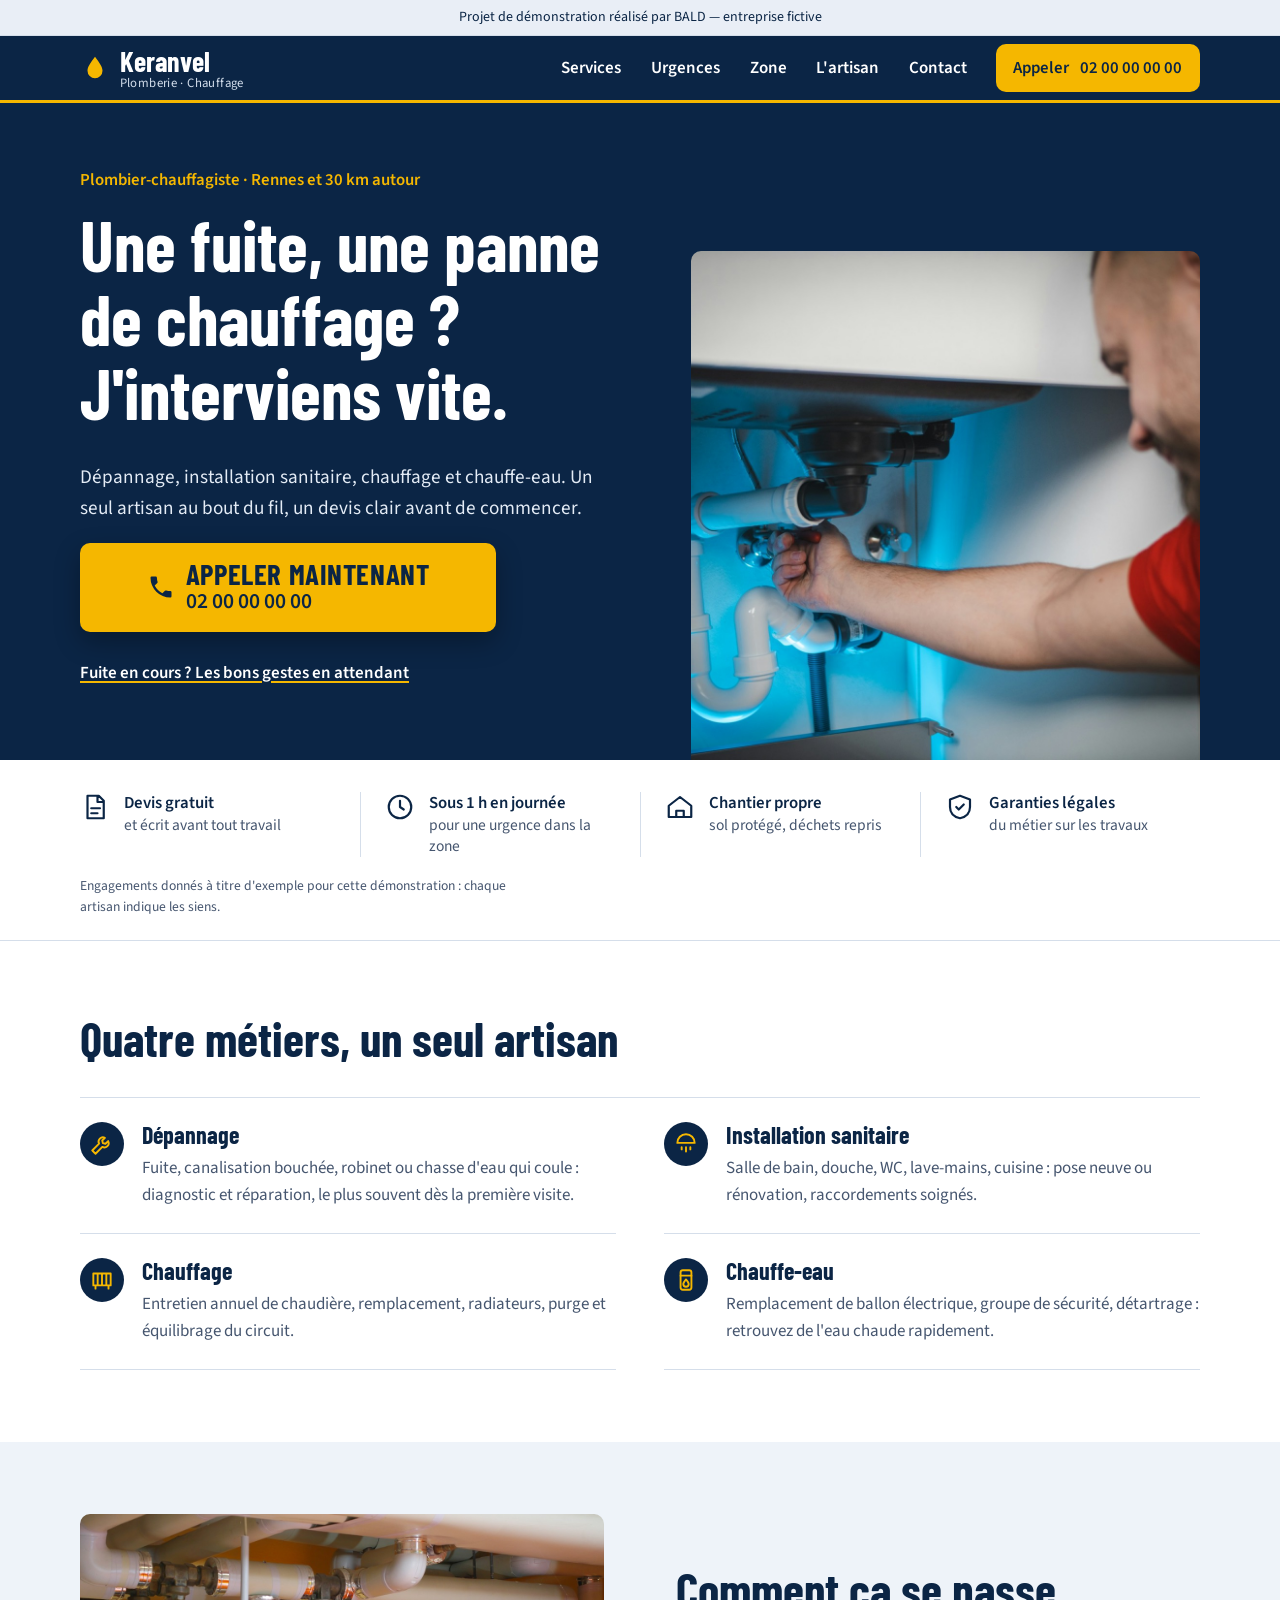
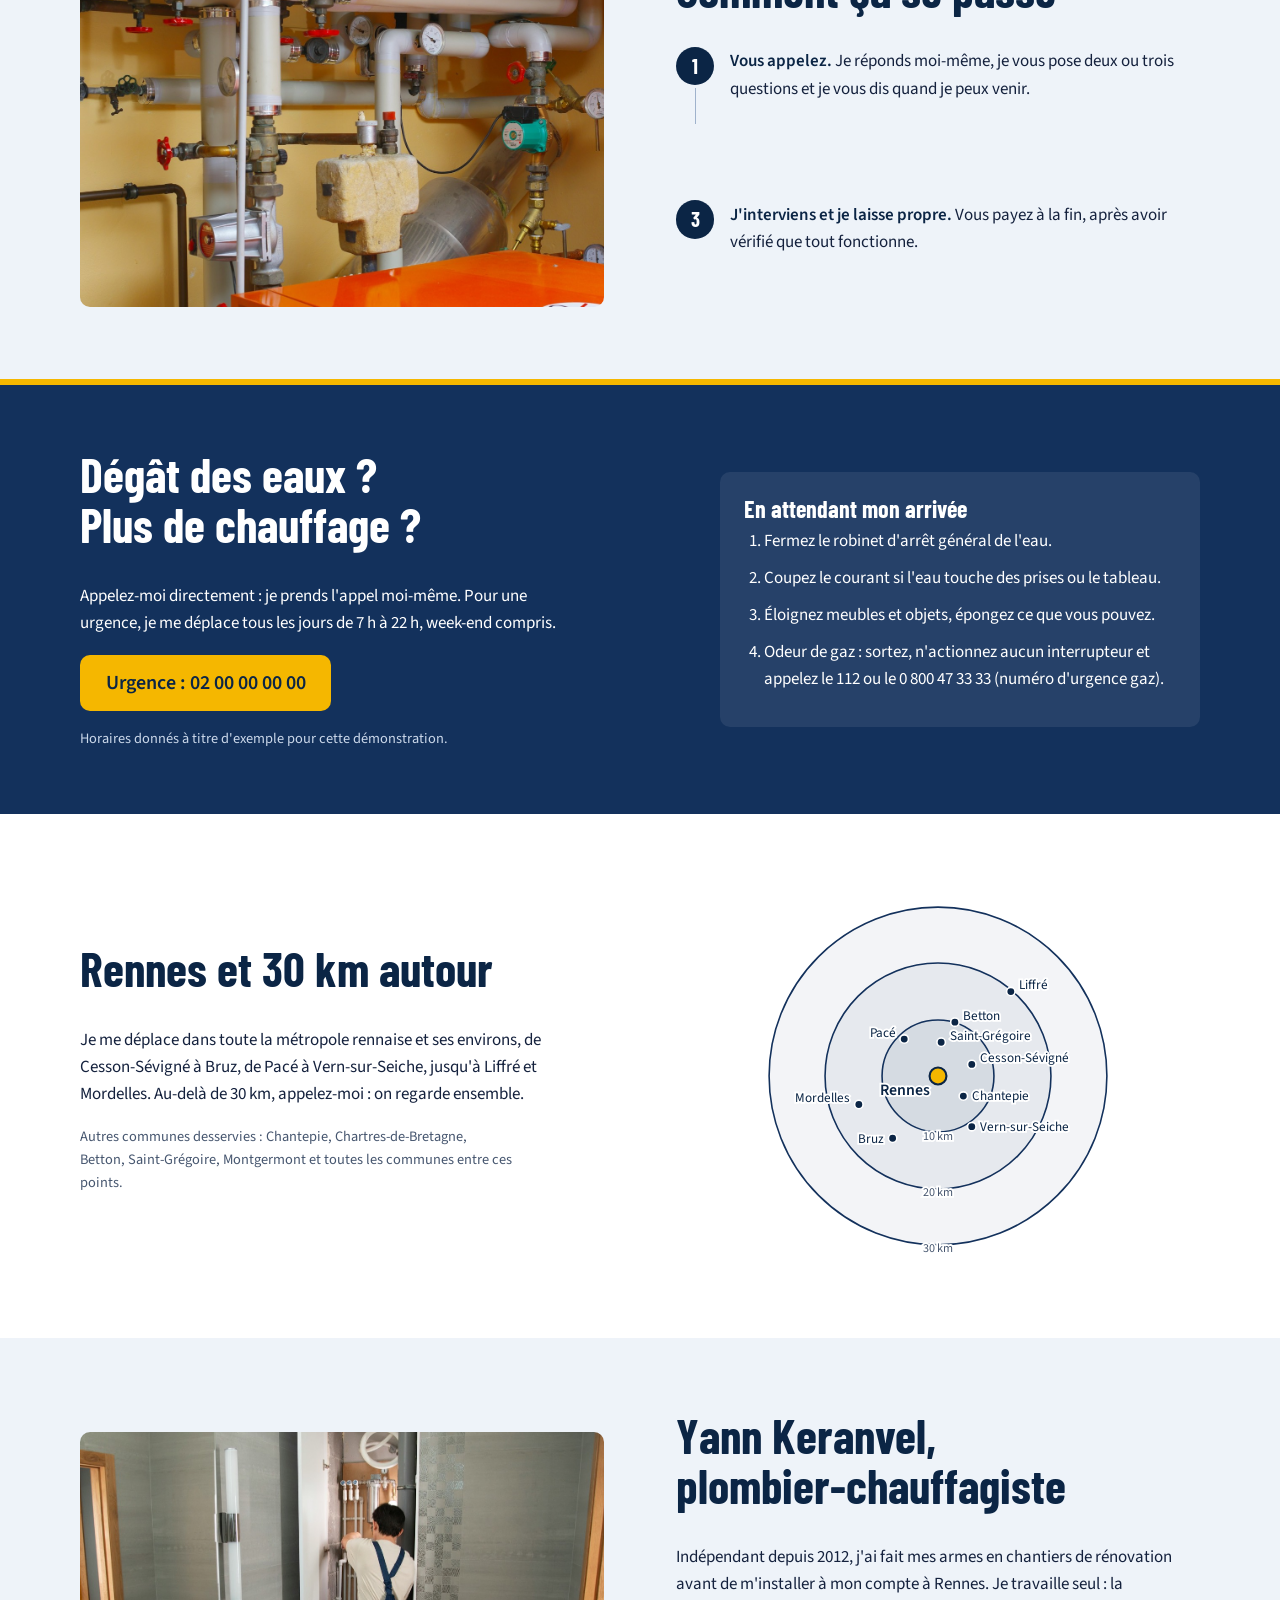
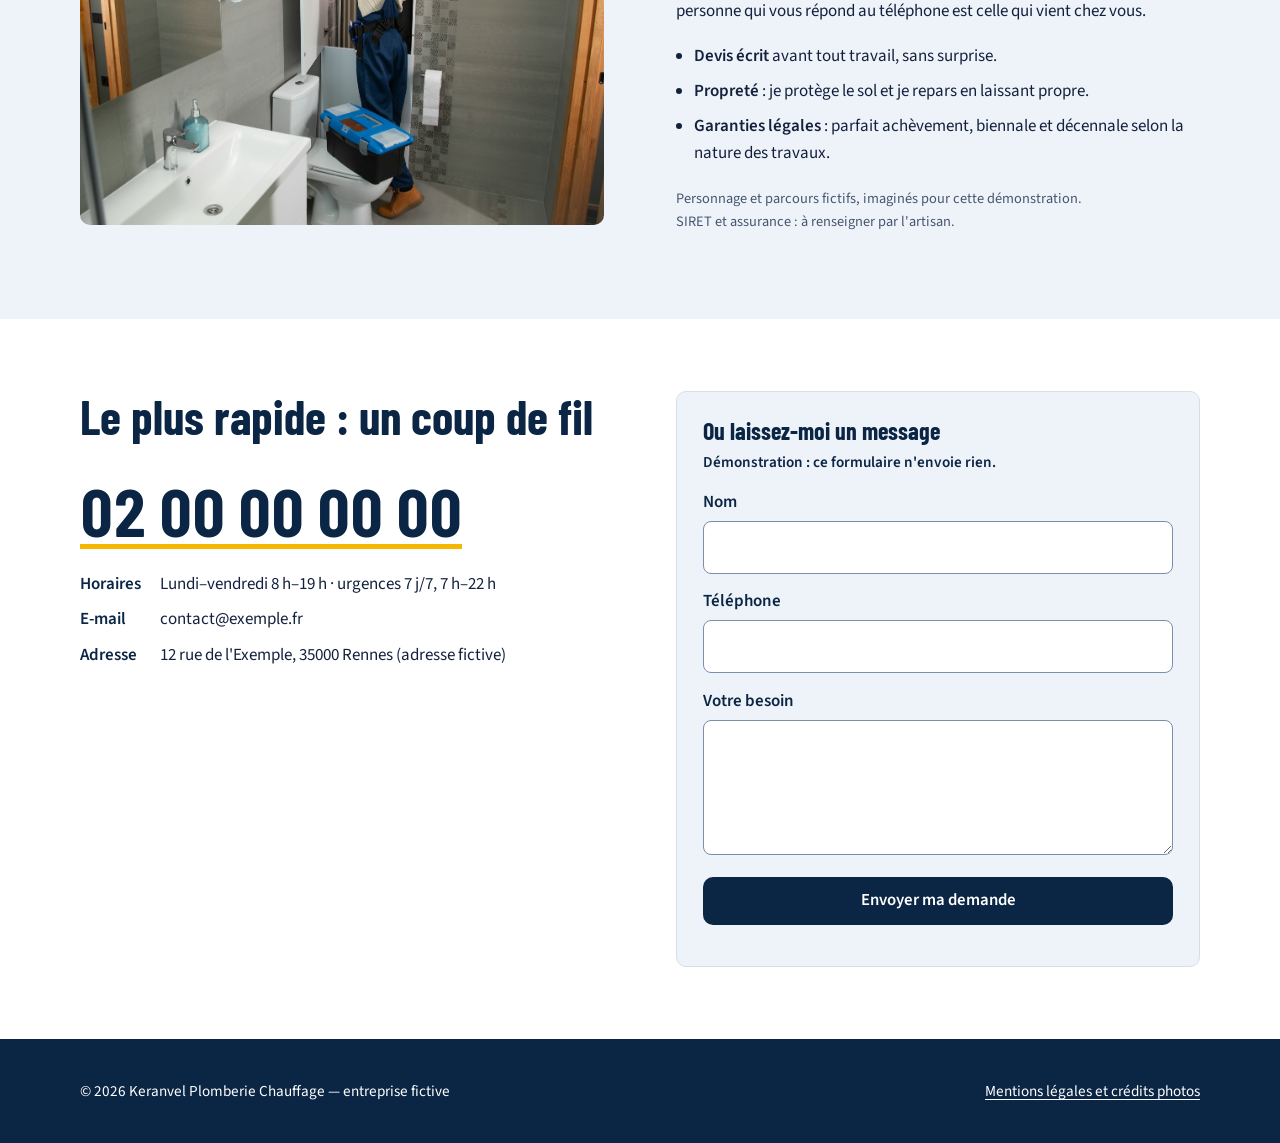
<file: index.html>
<!doctype html>
<html lang="fr">
<head>
  <meta charset="utf-8">
  <meta name="viewport" content="width=device-width, initial-scale=1">
  <title>Keranvel Plomberie Chauffage — Plombier à Rennes (site de démonstration)</title>
  <meta name="description" content="Démonstration d'un site vitrine Essentiel : plombier-chauffagiste indépendant à Rennes et dans un rayon de 30 km. Entreprise fictive.">
  <meta name="robots" content="noindex, nofollow">
  <meta name="theme-color" content="#0b2545">
  <link rel="icon" href="data:image/svg+xml,%3Csvg xmlns='http://www.w3.org/2000/svg' viewBox='0 0 32 32'%3E%3Crect width='32' height='32' rx='6' fill='%230b2545'/%3E%3Cpath d='M16 6c4 6 7 9 7 13a7 7 0 0 1-14 0c0-4 3-7 7-13z' fill='%23f5b700'/%3E%3C/svg%3E">
  <link rel="preload" href="fonts/BarlowCondensed-700.woff2" as="font" type="font/woff2" crossorigin>
  <link rel="stylesheet" href="css/style.css">
  <script>document.documentElement.classList.add('js')</script>
</head>
<body>
  <a class="skip" href="#contenu">Aller au contenu</a>
  <div class="demo-banner" role="note">Projet de démonstration réalisé par BALD — entreprise fictive</div>

  <header class="site-header">
    <div class="wrap header-in">
      <a class="brand" href="#top" aria-label="Keranvel Plomberie Chauffage, accueil">
        <svg width="30" height="30" viewBox="0 0 32 32" aria-hidden="true"><path d="M16 4c5 7 8 10.500 8 15a8 8 0 0 1-16 0c0-4.500 3-8 8-15z" fill="#f5b700"/></svg>
        <span>Keranvel <small>Plomberie · Chauffage</small></span>
      </a>
      <nav aria-label="Navigation principale" class="nav">
        <a href="#services">Services</a>
        <a href="#urgences">Urgences</a>
        <a href="#zone">Zone</a>
        <a href="#artisan">L'artisan</a>
        <a href="#contact">Contact</a>
      </nav>
      <a class="btn btn-call btn-sm nav-call" href="tel:+33200000000">Appeler <span>02 00 00 00 00</span></a>
      <details class="menu">
        <summary>Menu<span class="menu-ico" aria-hidden="true"></span></summary>
        <nav aria-label="Navigation principale (mobile)">
          <a href="#services">Services</a>
          <a href="#urgences">Urgences</a>
          <a href="#zone">Zone d'intervention</a>
          <a href="#artisan">L'artisan</a>
          <a href="#contact">Contact</a>
        </nav>
      </details>
    </div>
  </header>

  <main id="contenu">
    <section class="hero" id="top">
      <div class="wrap hero-in">
        <div class="hero-text">
          <p class="where">Plombier-chauffagiste · Rennes et 30 km autour</p>
          <h1>Une fuite, une panne de chauffage ? J'interviens vite.</h1>
          <p class="lead">Dépannage, installation sanitaire, chauffage et chauffe-eau. Un seul artisan au bout du fil, un devis clair avant de commencer.</p>
          <a class="btn btn-call btn-xl" href="tel:+33200000000">
            <svg width="28" height="28" viewBox="0 0 24 24" aria-hidden="true"><path fill="currentColor" d="M6.600 10.800a15 15 0 0 0 6.600 6.600l2.200-2.200a1 1 0 0 1 1-.25 11.400 11.400 0 0 0 3.600.57 1 1 0 0 1 1 1V20a1 1 0 0 1-1 1A17 17 0 0 1 3 4a1 1 0 0 1 1-1h3.500a1 1 0 0 1 1 1c0 1.250.2 2.450.57 3.600a1 1 0 0 1-.25 1z"/></svg>
            <span><strong>Appeler maintenant</strong><em>02 00 00 00 00</em></span>
          </a>
          <a class="hero-link" href="#urgences">Fuite en cours ? Les bons gestes en attendant</a>
        </div>
        <figure class="hero-img">
          <img src="img/siphon.jpg" width="1400" height="1050" alt="Plombier en train de resserrer le siphon d'un évier" fetchpriority="high">
        </figure>
      </div>
    </section>

    <section class="trust" aria-labelledby="t-trust">
      <div class="wrap">
        <h2 id="t-trust" class="sr-only">Mes engagements</h2>
        <ul class="trust-list">
          <li>
            <svg viewBox="0 0 24 24" aria-hidden="true"><path d="M6 3h9l4 4v14H6zM14 3v5h5M9 13h7M9 17h5"/></svg>
            <span><strong>Devis gratuit</strong> et écrit avant tout travail</span>
          </li>
          <li>
            <svg viewBox="0 0 24 24" aria-hidden="true"><circle cx="12" cy="12" r="9"/><path d="M12 7v5l3 2"/></svg>
            <span><strong>Sous 1 h en journée</strong> pour une urgence dans la zone</span>
          </li>
          <li>
            <svg viewBox="0 0 24 24" aria-hidden="true"><path d="M3 11l9-7 9 7v9H3zM9 20v-5h6v5"/></svg>
            <span><strong>Chantier propre</strong> sol protégé, déchets repris</span>
          </li>
          <li>
            <svg viewBox="0 0 24 24" aria-hidden="true"><path d="M12 3l8 3v6c0 5-3.500 8-8 9-4.500-1-8-4-8-9V6zM9 12l2 2 4-4"/></svg>
            <span><strong>Garanties légales</strong> du métier sur les travaux</span>
          </li>
        </ul>
        <p class="trust-note">Engagements donnés à titre d'exemple pour cette démonstration : chaque artisan indique les siens.</p>
      </div>
    </section>

    <section class="section" id="services" aria-labelledby="t-services">
      <div class="wrap">
        <h2 id="t-services">Quatre métiers, un seul artisan</h2>
        <ul class="services">
          <li class="reveal">
            <svg viewBox="0 0 24 24" aria-hidden="true"><path d="M14.700 6.300a4 4 0 0 0-5.400 5.400L3 18l3 3 6.300-6.300a4 4 0 0 0 5.400-5.400l-2.500 2.500-2.400-.6-.6-2.400z"/></svg>
            <div>
              <h3>Dépannage</h3>
              <p>Fuite, canalisation bouchée, robinet ou chasse d'eau qui coule : diagnostic et réparation, le plus souvent dès la première visite.</p>
            </div>
          </li>
          <li class="reveal">
            <svg viewBox="0 0 24 24" aria-hidden="true"><path d="M4 11a8 8 0 0 1 16 0zM8 15v2M12 15v4M16 15v2"/></svg>
            <div>
              <h3>Installation sanitaire</h3>
              <p>Salle de bain, douche, WC, lave-mains, cuisine : pose neuve ou rénovation, raccordements soignés.</p>
            </div>
          </li>
          <li class="reveal">
            <svg viewBox="0 0 24 24" aria-hidden="true"><path d="M4 6h16v11H4zM8 6v11M12 6v11M16 6v11M6 20v-3M18 20v-3"/></svg>
            <div>
              <h3>Chauffage</h3>
              <p>Entretien annuel de chaudière, remplacement, radiateurs, purge et équilibrage du circuit.</p>
            </div>
          </li>
          <li class="reveal">
            <svg viewBox="0 0 24 24" aria-hidden="true"><rect x="7" y="3" width="10" height="18" rx="2"/><path d="M7 8h10M12 11.500c1.500 1.800 2.500 3 2.500 4.200a2.500 2.500 0 0 1-5 0c0-1.200 1-2.400 2.500-4.200z"/></svg>
            <div>
              <h3>Chauffe-eau</h3>
              <p>Remplacement de ballon électrique, groupe de sécurité, détartrage : retrouvez de l'eau chaude rapidement.</p>
            </div>
          </li>
        </ul>
      </div>
    </section>

    <section class="section section-alt process" aria-labelledby="t-process">
      <div class="wrap process-in">
        <figure class="process-img">
          <img src="img/chaufferie.jpg" width="1400" height="931" loading="lazy" alt="Local technique de chauffage avec tuyauteries, vannes et circulateur">
        </figure>
        <div>
          <h2 id="t-process">Comment ça se passe</h2>
          <ol class="steps">
            <li class="reveal"><strong>Vous appelez.</strong> Je réponds moi-même, je vous pose deux ou trois questions et je vous dis quand je peux venir.</li>
            <li class="reveal"><strong>Je vous donne un devis.</strong> Sur place, par écrit, gratuit. Rien n'est fait sans votre accord.</li>
            <li class="reveal"><strong>J'interviens et je laisse propre.</strong> Vous payez à la fin, après avoir vérifié que tout fonctionne.</li>
          </ol>
        </div>
      </div>
    </section>

    <section class="urgence" id="urgences" aria-labelledby="t-urgences">
      <div class="wrap urgence-in">
        <div>
          <h2 id="t-urgences">Dégât des eaux ? Plus de chauffage ?</h2>
          <p>Appelez-moi directement : je prends l'appel moi-même. Pour une urgence, je me déplace tous les jours de 7 h à 22 h, week-end compris.</p>
          <a class="btn btn-call btn-lg" href="tel:+33200000000">Urgence : 02 00 00 00 00</a>
          <p class="fine">Horaires donnés à titre d'exemple pour cette démonstration.</p>
        </div>
        <div class="reflex">
          <h3>En attendant mon arrivée</h3>
          <ol>
            <li>Fermez le robinet d'arrêt général de l'eau.</li>
            <li>Coupez le courant si l'eau touche des prises ou le tableau.</li>
            <li>Éloignez meubles et objets, épongez ce que vous pouvez.</li>
            <li>Odeur de gaz : sortez, n'actionnez aucun interrupteur et appelez le 112 ou le 0 800 47 33 33 (numéro d'urgence gaz).</li>
          </ol>
        </div>
      </div>
    </section>

    <section class="section" id="zone" aria-labelledby="t-zone">
      <div class="wrap zone-in">
        <div>
          <h2 id="t-zone">Rennes et 30 km autour</h2>
          <p>Je me déplace dans toute la métropole rennaise et ses environs, de Cesson-Sévigné à Bruz, de Pacé à Vern-sur-Seiche, jusqu'à Liffré et Mordelles. Au-delà de 30 km, appelez-moi : on regarde ensemble.</p>
          <p class="fine">Autres communes desservies : Chantepie, Chartres-de-Bretagne, Betton, Saint-Grégoire, Montgermont et toutes les communes entre ces points.</p>
        </div>
        <svg class="radar reveal" viewBox="0 0 360 360" role="img" aria-labelledby="radar-t">
          <title id="radar-t">Schéma de la zone d'intervention : Rennes au centre, cercles de 10, 20 et 30 km, communes placées à leur position approximative</title>
          <circle cx="180" cy="180" r="160" class="r3"/>
          <circle cx="180" cy="180" r="107" class="r2"/>
          <circle cx="180" cy="180" r="53" class="r1"/>
          <text x="180" y="241" text-anchor="middle" class="ring">10 km</text>
          <text x="180" y="294" text-anchor="middle" class="ring">20 km</text>
          <text x="180" y="347" text-anchor="middle" class="ring">30 km</text>
          <g class="dots">
            <circle cx="212" cy="169" r="4"/><text x="220" y="167">Cesson-Sévigné</text>
            <circle cx="183" cy="148" r="4"/><text x="191" y="146">Saint-Grégoire</text>
            <circle cx="148" cy="145" r="4"/><text x="140" y="143" text-anchor="end">Pacé</text>
            <circle cx="196" cy="129" r="4"/><text x="204" y="127">Betton</text>
            <circle cx="249" cy="100" r="4"/><text x="257" y="98">Liffré</text>
            <circle cx="204" cy="199" r="4"/><text x="212" y="203">Chantepie</text>
            <circle cx="212" cy="228" r="4"/><text x="220" y="232">Vern-sur-Seiche</text>
            <circle cx="137" cy="239" r="4"/><text x="129" y="243" text-anchor="end">Bruz</text>
            <circle cx="105" cy="207" r="4"/><text x="97" y="205" text-anchor="end">Mordelles</text>
          </g>
          <circle cx="180" cy="180" r="8" class="pt"/>
          <text x="172" y="198" text-anchor="end" class="city">Rennes</text>
        </svg>
      </div>
    </section>

    <section class="section section-alt" id="artisan" aria-labelledby="t-artisan">
      <div class="wrap artisan-in">
        <figure>
          <img src="img/salle-de-bain.jpg" width="1400" height="933" loading="lazy" alt="Plombier au travail dans une salle de bain (photo de banque d'images)" class="artisan-img">
        </figure>
        <div>
          <h2 id="t-artisan">Yann Keranvel, plombier-chauffagiste</h2>
          <p>Indépendant depuis 2012, j'ai fait mes armes en chantiers de rénovation avant de m'installer à mon compte à Rennes. Je travaille seul : la personne qui vous répond au téléphone est celle qui vient chez vous.</p>
          <ul class="values">
            <li><strong>Devis écrit</strong> avant tout travail, sans surprise.</li>
            <li><strong>Propreté</strong> : je protège le sol et je repars en laissant propre.</li>
            <li><strong>Garanties légales</strong> : parfait achèvement, biennale et décennale selon la nature des travaux.</li>
          </ul>
          <p class="fine">Personnage et parcours fictifs, imaginés pour cette démonstration. SIRET et assurance : à renseigner par l'artisan.</p>
        </div>
      </div>
    </section>

    <section class="section" id="contact" aria-labelledby="t-contact">
      <div class="wrap contact-in">
        <div>
          <h2 id="t-contact">Le plus rapide : un coup de fil</h2>
          <a class="phone-big" href="tel:+33200000000">02 00 00 00 00</a>
          <dl class="infos">
            <dt>Horaires</dt><dd>Lundi–vendredi 8 h–19 h · urgences 7 j/7, 7 h–22 h</dd>
            <dt>E-mail</dt><dd>contact@exemple.fr</dd>
            <dt>Adresse</dt><dd>12 rue de l'Exemple, 35000 Rennes (adresse fictive)</dd>
          </dl>
        </div>
        <form id="form" class="form" method="dialog">
          <h3>Ou laissez-moi un message</h3>
          <p class="form-demo">Démonstration : ce formulaire n'envoie rien.</p>
          <label for="nom">Nom</label>
          <input id="nom" name="nom" type="text" autocomplete="name" required>
          <label for="tel">Téléphone</label>
          <input id="tel" name="tel" type="tel" autocomplete="tel" inputmode="tel" pattern="[0-9 .+\-]{10,}" title="Un numéro de téléphone, par exemple 06 12 34 56 78" required>
          <label for="msg">Votre besoin</label>
          <textarea id="msg" name="msg" rows="4" required></textarea>
          <button class="btn btn-primary" type="submit">Envoyer ma demande</button>
          <p id="form-status" class="form-status" role="status" tabindex="-1"></p>
          <noscript><p class="form-status">Ceci est un site de démonstration : aucun message n'est envoyé.</p></noscript>
        </form>
      </div>
    </section>
  </main>

  <footer class="site-footer">
    <div class="wrap foot-in">
      <p>© 2026 Keranvel Plomberie Chauffage — entreprise fictive</p>
      <p><a href="mentions-legales.html">Mentions légales et crédits photos</a></p>
    </div>
  </footer>

  <a class="callbar" href="tel:+33200000000" aria-label="Appeler le 02 00 00 00 00">
    <svg width="22" height="22" viewBox="0 0 24 24" aria-hidden="true"><path fill="currentColor" d="M6.600 10.800a15 15 0 0 0 6.600 6.600l2.200-2.200a1 1 0 0 1 1-.25 11.400 11.400 0 0 0 3.600.57 1 1 0 0 1 1 1V20a1 1 0 0 1-1 1A17 17 0 0 1 3 4a1 1 0 0 1 1-1h3.500a1 1 0 0 1 1 1c0 1.250.2 2.450.57 3.600a1 1 0 0 1-.25 1z"/></svg>
    Appeler · 02 00 00 00 00
  </a>

  <script src="js/main.js"></script>
</body>
</html>
</file>
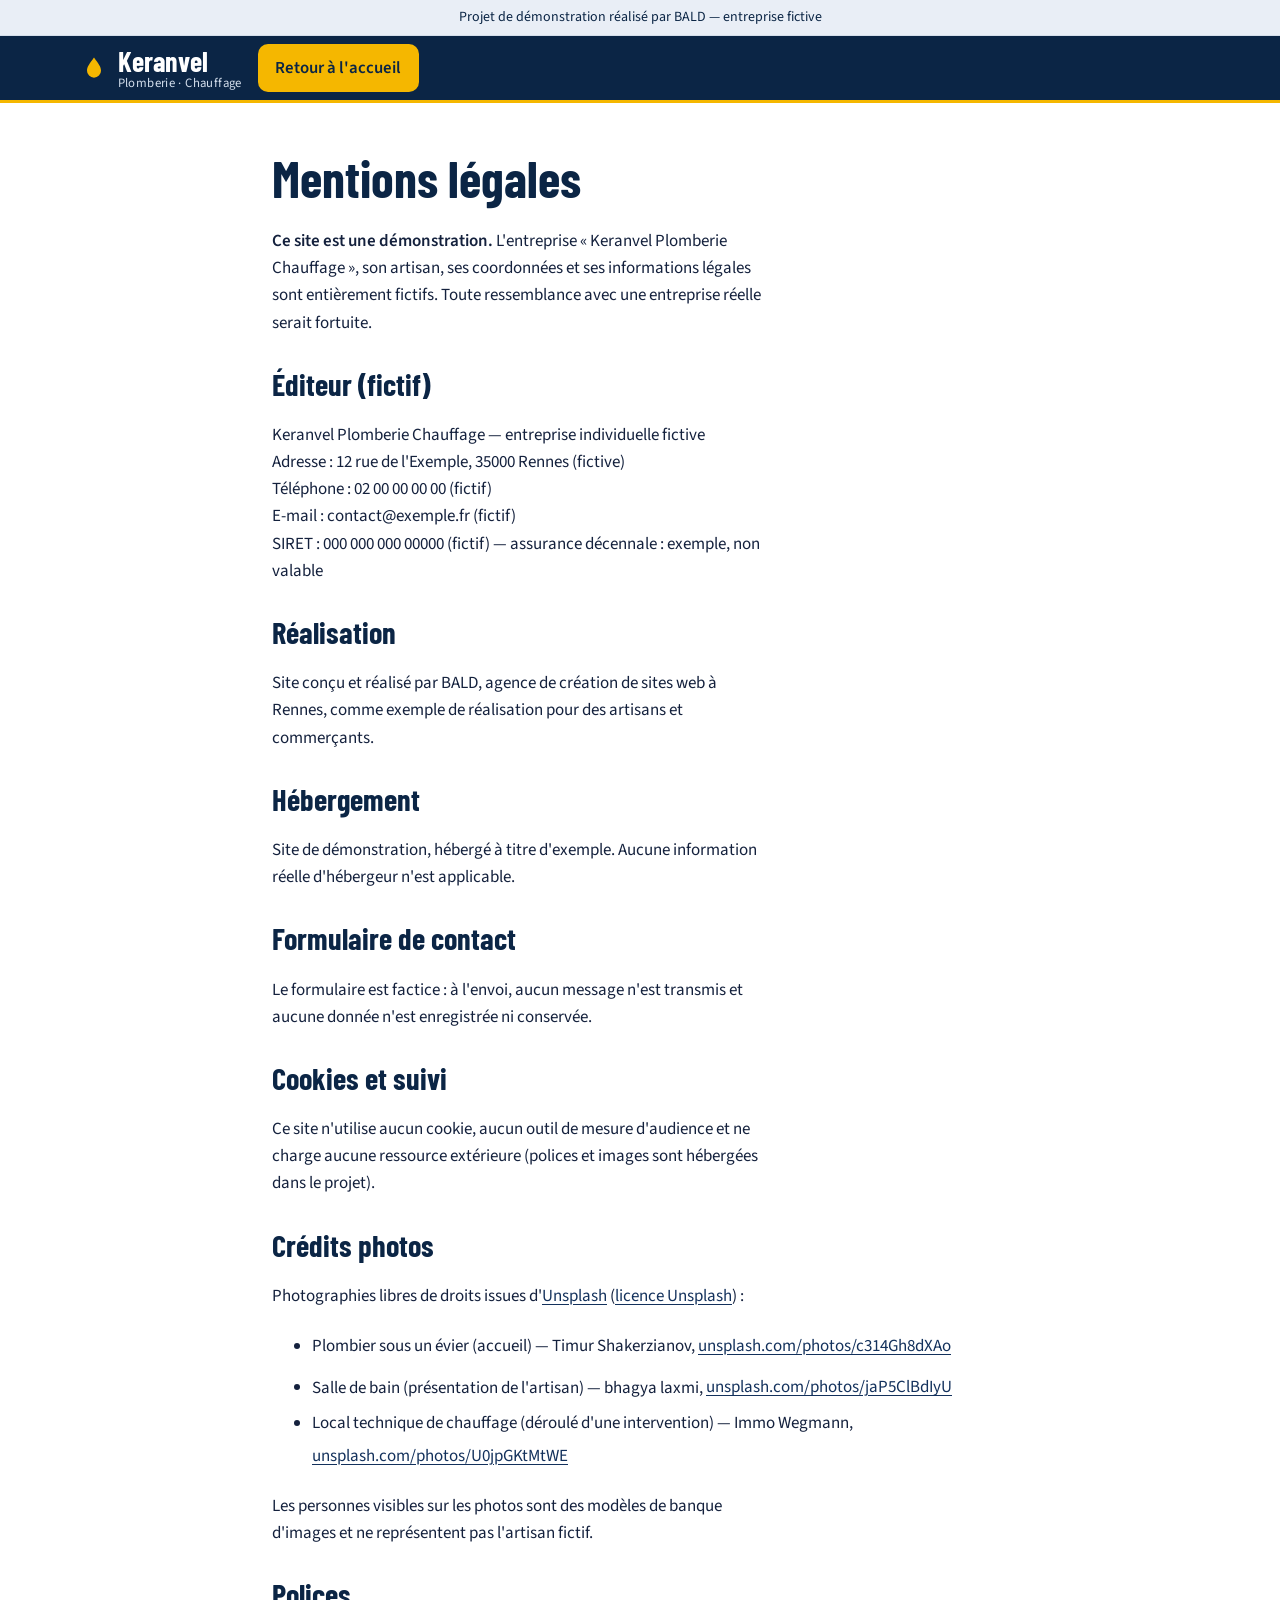
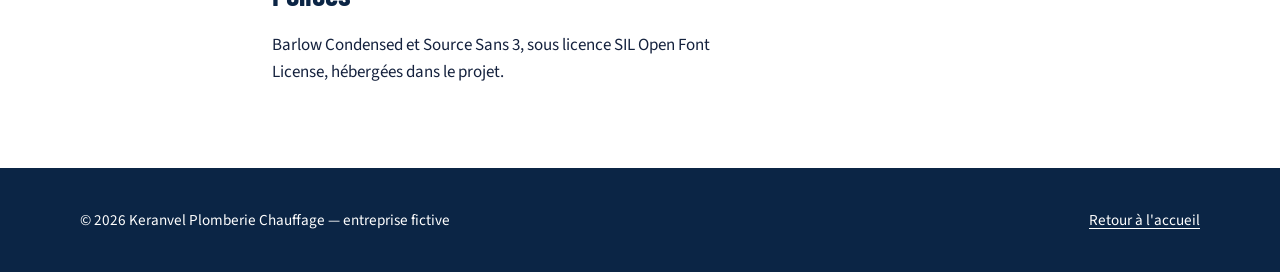
<file: mentions-legales.html>
<!doctype html>
<html lang="fr">
<head>
  <meta charset="utf-8">
  <meta name="viewport" content="width=device-width, initial-scale=1">
  <title>Mentions légales — Keranvel Plomberie Chauffage (démonstration)</title>
  <meta name="description" content="Mentions légales fictives et crédits photos du site de démonstration Keranvel Plomberie Chauffage.">
  <meta name="robots" content="noindex, nofollow">
  <meta name="theme-color" content="#0b2545">
  <link rel="icon" href="data:image/svg+xml,%3Csvg xmlns='http://www.w3.org/2000/svg' viewBox='0 0 32 32'%3E%3Crect width='32' height='32' rx='6' fill='%230b2545'/%3E%3Cpath d='M16 6c4 6 7 9 7 13a7 7 0 0 1-14 0c0-4 3-7 7-13z' fill='%23f5b700'/%3E%3C/svg%3E">
  <link rel="stylesheet" href="css/style.css">
</head>
<body>
  <a class="skip" href="#contenu">Aller au contenu</a>
  <div class="demo-banner" role="note">Projet de démonstration réalisé par BALD — entreprise fictive</div>
  <header class="site-header">
    <div class="wrap header-in">
      <a class="brand" href="index.html">
        <svg width="28" height="28" viewBox="0 0 32 32" aria-hidden="true"><path d="M16 4c5 7 8 10.500 8 15a8 8 0 0 1-16 0c0-4.500 3-8 8-15z" fill="#f5b700"/></svg>
        <span>Keranvel <small>Plomberie · Chauffage</small></span>
      </a>
      <a class="btn btn-call btn-sm" href="index.html">Retour à l'accueil</a>
    </div>
  </header>

  <main id="contenu" class="wrap legal">
    <h1>Mentions légales</h1>
    <p><strong>Ce site est une démonstration.</strong> L'entreprise « Keranvel Plomberie Chauffage », son artisan, ses coordonnées et ses informations légales sont entièrement fictifs. Toute ressemblance avec une entreprise réelle serait fortuite.</p>

    <h2>Éditeur (fictif)</h2>
    <p>Keranvel Plomberie Chauffage — entreprise individuelle fictive<br>
    Adresse : 12 rue de l'Exemple, 35000 Rennes (fictive)<br>
    Téléphone : 02 00 00 00 00 (fictif)<br>
    E-mail : contact@exemple.fr (fictif)<br>
    SIRET : 000 000 000 00000 (fictif) — assurance décennale : exemple, non valable</p>

    <h2>Réalisation</h2>
    <p>Site conçu et réalisé par BALD, agence de création de sites web à Rennes, comme exemple de réalisation pour des artisans et commerçants.</p>

    <h2>Hébergement</h2>
    <p>Site de démonstration, hébergé à titre d'exemple. Aucune information réelle d'hébergeur n'est applicable.</p>

    <h2>Formulaire de contact</h2>
    <p>Le formulaire est factice : à l'envoi, aucun message n'est transmis et aucune donnée n'est enregistrée ni conservée.</p>

    <h2>Cookies et suivi</h2>
    <p>Ce site n'utilise aucun cookie, aucun outil de mesure d'audience et ne charge aucune ressource extérieure (polices et images sont hébergées dans le projet).</p>

    <h2>Crédits photos</h2>
    <p>Photographies libres de droits issues d'<a href="https://unsplash.com">Unsplash</a> (<a href="https://unsplash.com/license">licence Unsplash</a>) :</p>
    <ul>
      <li>Plombier sous un évier (accueil) — Timur Shakerzianov, <a href="https://unsplash.com/photos/c314Gh8dXAo">unsplash.com/photos/c314Gh8dXAo</a></li>
      <li>Salle de bain (présentation de l'artisan) — bhagya laxmi, <a href="https://unsplash.com/photos/jaP5ClBdIyU">unsplash.com/photos/jaP5ClBdIyU</a></li>
      <li>Local technique de chauffage (déroulé d'une intervention) — Immo Wegmann, <a href="https://unsplash.com/photos/U0jpGKtMtWE">unsplash.com/photos/U0jpGKtMtWE</a></li>
    </ul>
    <p>Les personnes visibles sur les photos sont des modèles de banque d'images et ne représentent pas l'artisan fictif.</p>

    <h2>Polices</h2>
    <p>Barlow Condensed et Source Sans 3, sous licence SIL Open Font License, hébergées dans le projet.</p>
  </main>

  <footer class="site-footer">
    <div class="wrap foot-in">
      <p>© 2026 Keranvel Plomberie Chauffage — entreprise fictive</p>
      <p><a href="index.html">Retour à l'accueil</a></p>
    </div>
  </footer>
</body>
</html>
</file>
<file: css/style.css>
@font-face{font-family:"Barlow Condensed";font-weight:700;font-style:normal;font-display:swap;src:url("../fonts/BarlowCondensed-700.woff2") format("woff2")}
@font-face{font-family:"Barlow Condensed";font-weight:600;font-style:normal;font-display:swap;src:url("../fonts/BarlowCondensed-600.woff2") format("woff2")}
@font-face{font-family:"Source Sans 3";font-weight:400;font-style:normal;font-display:swap;src:url("../fonts/SourceSans3-400.woff2") format("woff2")}
@font-face{font-family:"Source Sans 3";font-weight:600;font-style:normal;font-display:swap;src:url("../fonts/SourceSans3-600.woff2") format("woff2")}

:root{
  --navy:#0b2545;
  --navy-2:#13315c;
  --ink:#14213d;
  --muted:#46566f;
  --paper:#ffffff;
  --mist:#eef3f9;
  --line:#d5deea;
  --amber:#f5b700;
  --amber-d:#dba400;
  --focus:#005fcc;
  --radius:10px;
  --ease:cubic-bezier(.16,1,.3,1);
  --head:"Barlow Condensed","Arial Narrow",sans-serif;
  --body:"Source Sans 3",system-ui,-apple-system,"Segoe UI",sans-serif;
}
*,*::before,*::after{box-sizing:border-box}
html{scroll-behavior:smooth;scroll-padding-top:96px}
body{margin:0;font-family:var(--body);font-size:1.0625rem;line-height:1.6;color:var(--ink);background:var(--paper);padding-bottom:72px;accent-color:var(--navy)}
img{max-width:100%;height:auto;display:block}
a{color:var(--navy-2);text-underline-offset:.2em}
::selection{background:var(--amber);color:var(--navy)}
:focus-visible{outline:3px solid var(--focus);outline-offset:3px;border-radius:4px}
.hero :focus-visible,.urgence :focus-visible,.site-header :focus-visible,.site-footer :focus-visible{outline-color:#fff}
.hero .btn-call:focus-visible,.urgence .btn-call:focus-visible,.site-header .btn-call:focus-visible{outline-color:#fff;outline-offset:4px}
input,textarea{caret-color:var(--navy-2)}
.wrap{width:min(1120px,100% - 2rem);margin-inline:auto}
.sr-only{position:absolute;width:1px;height:1px;overflow:hidden;clip:rect(0 0 0 0);white-space:nowrap}
.skip{position:absolute;left:-999px;top:0;background:var(--amber);color:var(--navy);padding:.75rem 1rem;z-index:100;font-weight:600}
.skip:focus{left:0}

h1,h2,h3{font-family:var(--head);font-weight:700;line-height:1.05;margin:0 0 .6em;color:var(--navy);text-wrap:balance}
h1{font-size:clamp(2.5rem,8.5vw,4.4rem);color:#fff;margin-bottom:.45em}
h2{font-size:clamp(2.1rem,5vw,3rem);margin-bottom:.7em}
h3{font-size:1.5rem;margin-bottom:.3em}
p{margin:0 0 1em;max-width:62ch}
.lead{font-size:1.2rem;max-width:34rem;color:#e4ecf6}
.fine{font-size:.9rem;color:var(--muted)}

.demo-banner{background:#e9eef6;color:var(--navy);text-align:center;font-size:.875rem;padding:.4rem 1rem;border-bottom:1px solid var(--line)}

/* en-tête */
.site-header{position:sticky;top:0;z-index:50;background:var(--navy);color:#fff;border-bottom:3px solid var(--amber)}
.header-in{display:flex;align-items:center;gap:1rem;min-height:64px}
.brand{display:flex;align-items:center;gap:.6rem;text-decoration:none;color:#fff;font-family:var(--head);font-weight:700;font-size:1.75rem;line-height:1;min-height:48px}
.brand small{display:block;font-family:var(--body);font-weight:400;font-size:.8rem;letter-spacing:.03em;color:#d3deec;margin-top:2px}
.nav{display:none;margin-left:auto;gap:.25rem}
.nav a{color:#fff;text-decoration:none;font-weight:600;padding:.7rem .8rem;border-radius:6px;min-height:44px;display:inline-flex;align-items:center}
.nav a:hover{background:rgba(255,255,255,.1)}
.btn.nav-call{display:none}

.menu{margin-left:auto;position:relative}
.menu summary{list-style:none;cursor:pointer;display:flex;align-items:center;gap:.6rem;min-height:48px;padding:0 .9rem;border:1.5px solid rgba(255,255,255,.55);border-radius:var(--radius);font-weight:600}
.menu summary::-webkit-details-marker{display:none}
.menu-ico{width:18px;height:12px;border-top:2px solid #fff;border-bottom:2px solid #fff;position:relative}
.menu-ico::after{content:"";position:absolute;left:0;right:0;top:3px;border-top:2px solid #fff}
.menu[open] summary{background:rgba(255,255,255,.12)}
.menu nav{position:absolute;right:0;top:calc(100% + .6rem);width:min(280px,calc(100vw - 2rem));background:#fff;border-radius:var(--radius);padding:.4rem;box-shadow:0 12px 32px rgba(0,0,0,.28)}
.menu nav a{display:flex;align-items:center;min-height:48px;padding:0 1rem;color:var(--navy);font-weight:600;text-decoration:none;border-radius:6px}
.menu nav a:hover{background:var(--mist)}

/* boutons */
.btn{display:inline-flex;align-items:center;justify-content:center;gap:.7rem;border:0;border-radius:var(--radius);font:600 1.05rem/1.2 var(--body);padding:.85rem 1.4rem;min-height:48px;text-decoration:none;cursor:pointer;transition:transform .2s var(--ease),background-color .2s,box-shadow .2s}
.btn-call{background:var(--amber);color:var(--navy)}
.btn-call:hover{background:var(--amber-d)}
.btn-primary{background:var(--navy);color:#fff;width:100%;margin-top:.8rem}
.btn-primary:hover{background:var(--navy-2)}
.btn-sm{padding:.55rem 1.1rem}
.btn-lg{font-size:1.25rem;padding:1rem 1.6rem}
.btn-xl{padding:1.1rem 1.6rem;width:100%;max-width:26rem;box-shadow:0 10px 26px rgba(0,0,0,.3)}
.btn-xl span{display:flex;flex-direction:column;text-align:left}
.btn-xl strong{font-family:var(--head);font-size:1.8rem;line-height:1;text-transform:uppercase;letter-spacing:.02em}
.btn-xl em{font-style:normal;font-size:1.35rem;font-weight:600;font-variant-numeric:tabular-nums}
@media (hover:hover){.btn:hover{transform:translateY(-2px)}}

/* hero */
.hero{background:var(--navy);color:#fff;overflow:hidden}
.hero-in{display:grid;gap:1.75rem;padding:2.25rem 0 0}
.where{font-weight:600;color:var(--amber);margin:0 0 .9rem;font-size:1.05rem}
.hero-text{padding-bottom:.5rem}
.hero-link{display:inline-block;margin-top:1.1rem;color:#fff;font-weight:600;padding:.6rem 0;text-decoration-thickness:2px;text-decoration-color:var(--amber)}
.hero-img{margin:0 -1rem}
.hero-img img{width:100%;aspect-ratio:16/10;object-fit:cover;object-position:62% 50%}

/* bandeau de confiance */
.trust{background:var(--paper);border-bottom:1px solid var(--line);padding:1.6rem 0 1.2rem}
.trust-list{list-style:none;margin:0;padding:0;display:grid;gap:1.1rem}
.trust-list li{display:flex;gap:.9rem;align-items:flex-start;line-height:1.35}
.trust-list svg{flex:none;width:30px;height:30px;fill:none;stroke:var(--navy);stroke-width:1.75;stroke-linecap:round;stroke-linejoin:round}
.trust-list strong{display:block;color:var(--navy);font-size:1.05rem}
.trust-list span{color:var(--muted);font-size:.97rem}
.trust-note{margin:1.1rem 0 0;font-size:.85rem;color:var(--muted)}

/* sections */
.section{padding:4.5rem 0}
.section-alt{background:var(--mist)}

.services{list-style:none;margin:0;padding:0;display:grid;gap:0;border-top:1px solid var(--line)}
.services li{display:flex;gap:1.1rem;padding:1.5rem 0;border-bottom:1px solid var(--line)}
.services svg{flex:none;width:44px;height:44px;padding:9px;border-radius:50%;background:var(--navy);fill:none;stroke:var(--amber);stroke-width:1.75;stroke-linecap:round;stroke-linejoin:round}
.services p{margin:0;color:var(--muted)}

.process-in{display:grid;gap:2rem;align-items:center}
.process-img img{width:100%;aspect-ratio:4/3;object-fit:cover;border-radius:var(--radius)}
.steps{list-style:none;margin:0;padding:0;counter-reset:s;display:grid;gap:1.4rem}
.steps li{position:relative;padding-left:3.4rem;counter-increment:s}
.steps li::before{content:counter(s);position:absolute;left:0;top:-.1rem;width:2.4rem;height:2.4rem;border-radius:50%;background:var(--navy);color:#fff;font:700 1.3rem/2.4rem var(--head);text-align:center}
.steps li:not(:last-child)::after{content:"";position:absolute;left:1.2rem;top:2.5rem;bottom:-1.3rem;border-left:1px solid #9fb2cc}
.steps strong{color:var(--navy)}

/* urgences */
.urgence{background:var(--navy-2);color:#fff;padding:4rem 0;border-top:6px solid var(--amber)}
.urgence h2,.urgence h3{color:#fff}
.urgence .fine{color:#cbd8ea;margin:1rem 0 0}
.urgence-in{display:grid;gap:2rem}
.reflex{background:rgba(255,255,255,.08);border-radius:var(--radius);padding:1.5rem}
.reflex ol{margin:0;padding-left:1.25rem}
.reflex li{margin-bottom:.6rem}

/* zone */
.zone-in{display:grid;gap:2rem;align-items:center}
.radar{width:min(380px,100%);margin-inline:auto;overflow:visible}
.radar circle{fill:none;stroke:var(--navy-2);stroke-width:1.5}
.radar .r3{fill:rgba(19,49,92,.05)}.radar .r2{fill:rgba(19,49,92,.06)}.radar .r1{fill:rgba(19,49,92,.08)}
.radar .dots circle{fill:var(--navy);stroke:#fff;stroke-width:1.5}
.radar .pt{fill:var(--amber);stroke:var(--navy);stroke-width:2}
.radar text{font-family:var(--body);font-size:12.5px;fill:var(--navy);stroke:var(--mist);stroke-width:3.5px;paint-order:stroke}
.radar text{stroke:#fff}
.radar .ring{fill:var(--muted);font-size:11.5px}
.radar .city{font-size:15px;font-weight:600}

/* artisan */
.artisan-in{display:grid;gap:2rem;align-items:center}
.artisan-img{border-radius:var(--radius);width:100%;aspect-ratio:4/3;object-fit:cover;object-position:60% 40%}
figure{margin:0}
.values{padding-left:1.1rem;margin:0 0 1.2rem}
.values li{margin-bottom:.5rem}

/* contact */
.contact-in{display:grid;gap:2.5rem}
.phone-big{display:inline-block;font-family:var(--head);font-weight:700;font-size:clamp(2.7rem,10.5vw,4.2rem);color:var(--navy);text-decoration:none;line-height:1;margin:.1rem 0 1.4rem;border-bottom:5px solid var(--amber);font-variant-numeric:tabular-nums}
.phone-big:hover{background:rgba(245,183,0,.18)}
.infos{display:grid;grid-template-columns:auto 1fr;gap:.5rem 1.2rem;margin:0}
.infos dt{font-weight:600;color:var(--navy)}
.infos dd{margin:0}
.form{background:var(--mist);border:1px solid var(--line);border-radius:var(--radius);padding:1.6rem}
.form-demo{margin:0 0 .4rem;font-size:.95rem;font-weight:600;color:var(--navy)}
.form label{display:block;font-weight:600;margin:.9rem 0 .3rem;color:var(--navy)}
.form input,.form textarea{width:100%;font:inherit;padding:.75rem .85rem;min-height:48px;border:1.5px solid #7b8fab;border-radius:8px;background:#fff;color:var(--ink);transition:border-color .2s,box-shadow .2s}
.form input:hover,.form textarea:hover{border-color:var(--navy-2)}
.form input:focus-visible,.form textarea:focus-visible{outline:none;border-color:var(--focus);box-shadow:0 0 0 3px rgba(0,95,204,.3)}
.form input:user-invalid,.form textarea:user-invalid{border-color:#b3261e;box-shadow:0 0 0 1px #b3261e}
.form-status{margin:1rem 0 0;padding:0;font-weight:600;color:var(--navy);max-width:none}
.form-status:not(:empty){padding:.85rem 1rem;background:#fff;border:1px solid var(--navy-2);border-radius:8px}
noscript .form-status{padding:.85rem 1rem;background:#fff;border:1px solid var(--navy-2);border-radius:8px}

/* pied de page */
.site-footer{background:var(--navy);color:#fff;padding:1.8rem 0;font-size:.95rem}
.site-footer a{color:#fff;display:inline-block;padding:.7rem 0}
.foot-in{display:flex;flex-wrap:wrap;justify-content:space-between;align-items:center;gap:.25rem 2rem}
.foot-in p{margin:0}

/* barre d'appel mobile */
.callbar{position:fixed;left:0;right:0;bottom:0;z-index:60;display:flex;align-items:center;justify-content:center;gap:.6rem;background:var(--amber);color:var(--navy);font-weight:700;font-size:1.15rem;text-decoration:none;padding:.95rem 1rem calc(.95rem + env(safe-area-inset-bottom));box-shadow:0 -4px 16px rgba(0,0,0,.2);font-variant-numeric:tabular-nums}

/* pages de texte */
.legal{padding:3rem 0 4rem;max-width:46rem}
.legal h1{color:var(--navy);font-size:clamp(2.2rem,6vw,3.2rem)}
.legal h2{font-size:1.9rem;margin-top:2rem}
.legal ul a{display:inline-block;padding:.35rem 0}
.legal li{margin-bottom:.2rem}

@media (min-width:640px){
  .trust-list{grid-template-columns:repeat(2,1fr);gap:1.4rem 2rem}
  .services{grid-template-columns:1fr 1fr;column-gap:3rem}
  .services li:nth-last-child(2){border-bottom:1px solid var(--line)}
}
@media (min-width:900px){
  body{padding-bottom:0}
  .callbar,.menu{display:none}
  .nav{display:flex}
  .btn.nav-call{display:inline-flex}
  .hero-in{grid-template-columns:1.05fr .95fr;align-items:end;padding-top:4rem;gap:3rem}
  .hero-text{padding-bottom:4rem}
  .hero-img{margin:0}
  .hero-img img{aspect-ratio:1/1;border-radius:var(--radius) var(--radius) 0 0}
  .trust{padding:2rem 0 1.4rem}
  .trust-list{grid-template-columns:repeat(4,1fr);gap:0}
  .trust-list li{padding:0 1.5rem;border-left:1px solid var(--line)}
  .trust-list li:first-child{padding-left:0;border-left:0}
  .process-in,.zone-in,.artisan-in,.contact-in{grid-template-columns:1fr 1fr;gap:4.5rem}
  .urgence-in{grid-template-columns:1.2fr 1fr;align-items:center;gap:4rem}
}

/* mouvement discret : jamais appliqué si le visiteur a demandé moins d'animations */
@media (prefers-reduced-motion:no-preference){
  .hero-text>*{animation:rise .8s var(--ease) both}
  .hero-text>:nth-child(2){animation-delay:.07s}
  .hero-text>:nth-child(3){animation-delay:.14s}
  .hero-text>:nth-child(4){animation-delay:.22s}
  .hero-text>:nth-child(5){animation-delay:.3s}
  .hero-img img{animation:fade 1.1s var(--ease) both .1s}
  .js .reveal{opacity:0;transform:translateY(14px);transition:opacity .7s var(--ease),transform .7s var(--ease);transition-delay:var(--d,0ms)}
  .js .reveal.in{opacity:1;transform:none}
  .js .radar.reveal{transform:scale(.96)}
  .js .radar.reveal.in{transform:none}
}
@keyframes rise{from{opacity:0;transform:translateY(16px)}to{opacity:1;transform:none}}
@keyframes fade{from{opacity:0}to{opacity:1}}
@media (prefers-reduced-motion:reduce){
  html{scroll-behavior:auto}
  *,*::before,*::after{transition:none!important;animation:none!important}
}
</file>
